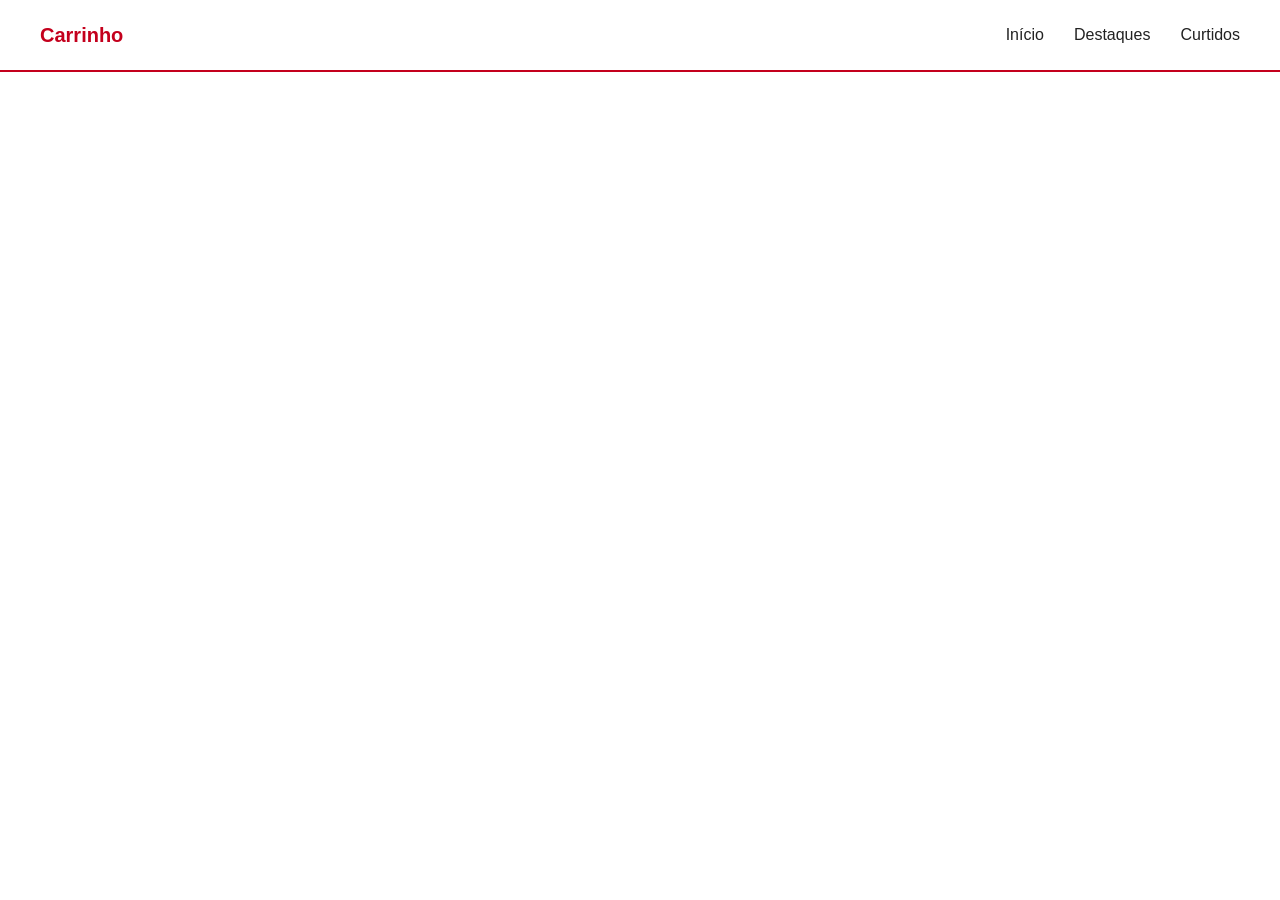
<file: carrinho.html>
<!DOCTYPE html>
<html lang="pt-BR">
<head>
    <meta charset="UTF-8">
    <meta name="viewport" content="width=device-width, initial-scale=1.0">
    <link rel="icon" href="Imagens/FlyFeet.ico" type="image/x-icon">
    <link rel="stylesheet" href="style.css">
    <title>Carrinho - FlyFeet</title>
</head>
<body>
    <header>
        <h1>Carrinho</h1>
        <nav>
            <a href="index.html">Início</a>
            <a href="#destaques">Destaques</a>
            <a href="curtidos.html">Curtidos</a>
        </nav>
    </header>

    <main id="carrinhoContainer"></main>

    <script>
        let carrinho = JSON.parse(localStorage.getItem("carrinho")) || [];
        const container = document.getElementById("carrinhoContainer");

        function atualizarCarrinho() {
            container.innerHTML = "";
            carrinho.forEach((produto, index) => {
                const div = document.createElement("div");
                div.className = "item-carrinho";
                div.innerHTML = `
                    <div class="imagem-bloco">
                        <img src="${produto.imagem}" alt="${produto.nome}">
                        <button class="btn-comprar">Comprar</button>
                        <button class="btn-remover">Remover</button>
                    </div>
                    <div class="descricao-bloco">
                        <h3>${produto.nome}</h3>
                        <p>${gerarDescricao(produto.nome)}</p>
                        <p><strong>${produto.preco}</strong></p>
                    </div>
                `;

                div.querySelector(".btn-comprar").onclick = () => {
                    window.location.href = "produto.html";
                };

                div.querySelector(".btn-remover").onclick = () => {
                    carrinho.splice(index, 1);
                    localStorage.setItem("carrinho", JSON.stringify(carrinho));
                    atualizarCarrinho();
                };

                container.appendChild(div);
            });
        }

        function gerarDescricao(nome) {
            const textos = {
                "Fly Sneak Shoes": "O Fly Sneak Shoes combina conforto e estilo urbano.",
                "Fly Rainbow PRO": "O Fly Rainbow PRO oferece performance e cor vibrante.",
                "Urban Max": "Design moderno e solado firme.",
                "Soft Breeze": "Leve, respirável e macio."
            };
            return textos[nome] || "Modelo exclusivo FlyFeet.";
        }

        atualizarCarrinho();
    </script>
</body>
</html>
</file>
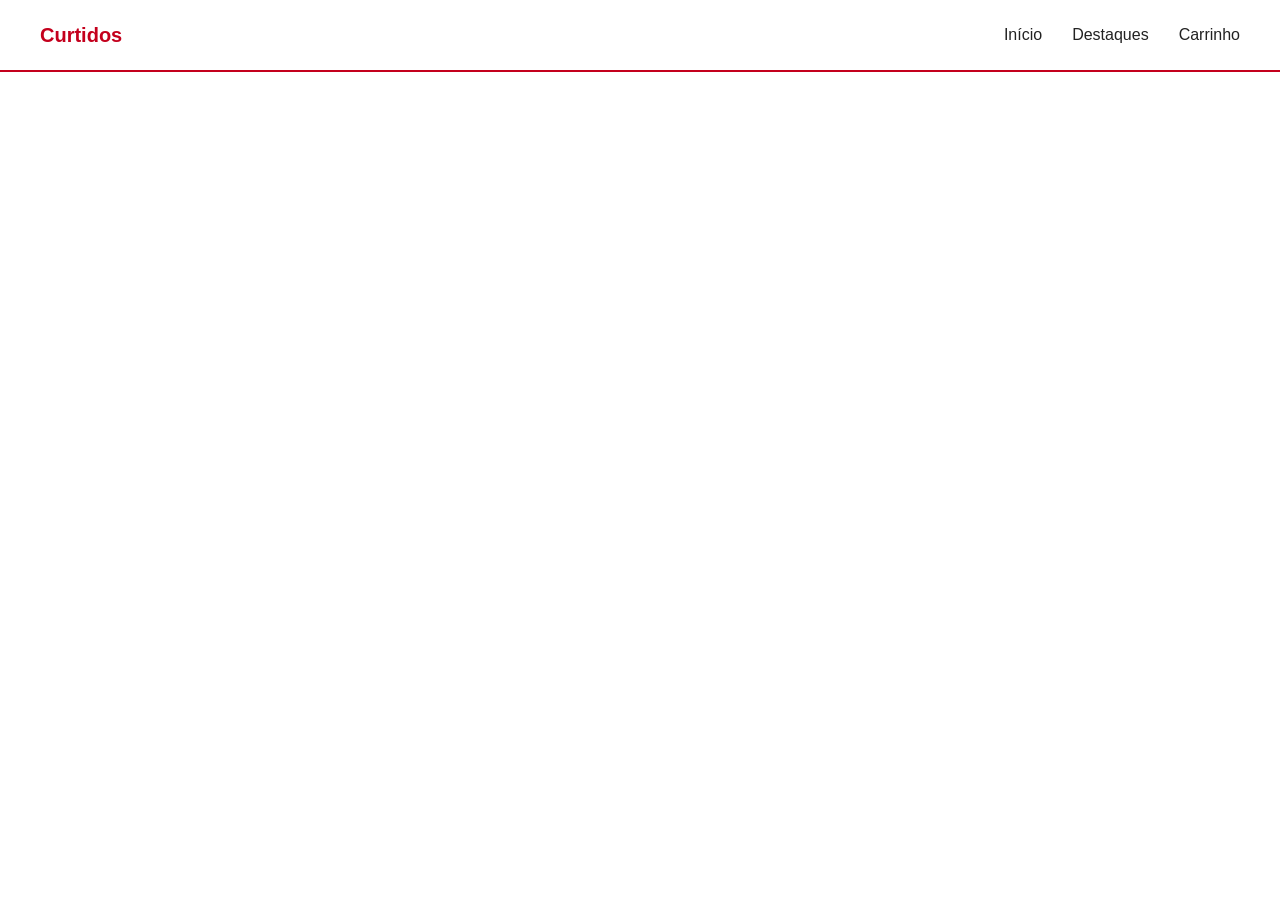
<file: curtidos.html>
<!DOCTYPE html>
<html lang="pt-BR">
<head>
    <meta charset="UTF-8">
    <meta name="viewport" content="width=device-width, initial-scale=1.0">
    <link rel="icon" href="Imagens/FlyFeet.ico" type="image/x-icon">
    <link rel="stylesheet" href="style.css">
    <title>Curtidos - FlyFeet</title>
</head>
<body>
    <header>
        <h1>Curtidos</h1>
        <nav>
            <a href="index.html">Início</a>
            <a href="#destaques">Destaques</a>
            <a href="carrinho.html">Carrinho</a>
        </nav>
    </header>

    <main id="favoritosContainer"></main>

    <script>
        let favoritos = JSON.parse(localStorage.getItem("favoritos")) || [];
        const container = document.getElementById("favoritosContainer");

        function atualizarFavoritos() {
            container.innerHTML = "";
            favoritos.forEach((produto, index) => {
                const div = document.createElement("div");
                div.className = "item-favorito";
                div.innerHTML = `
                    <div class="imagem-bloco">
                        <img src="${produto.imagem}" alt="${produto.nome}">
                        <button class="btn-comprar">Comprar</button>
                        <button class="btn-remover">Remover</button>
                    </div>
                    <div class="descricao-bloco">
                        <h3>${produto.nome}</h3>
                        <p>${gerarDescricao(produto.nome)}</p>
                        <p><strong>${produto.preco}</strong></p>
                    </div>
                `;

                div.querySelector(".btn-comprar").onclick = () => {
                    window.location.href = "produto.html";
                };

                div.querySelector(".btn-remover").onclick = () => {
                    favoritos.splice(index, 1);
                    localStorage.setItem("favoritos", JSON.stringify(favoritos));
                    atualizarFavoritos();
                };

                container.appendChild(div);
            });
        }

        function gerarDescricao(nome) {
            const textos = {
                "Fly Sneak Shoes": "O Fly Sneak Shoes combina conforto e estilo urbano.",
                "Fly Rainbow PRO": "O Fly Rainbow PRO oferece performance e cor vibrante.",
                "Urban Max": "Design moderno e solado firme.",
                "Soft Breeze": "Leve, respirável e macio."
            };
            return textos[nome] || "Modelo exclusivo FlyFeet.";
        }

        atualizarFavoritos();
    </script>
</body>
</html>
</file>
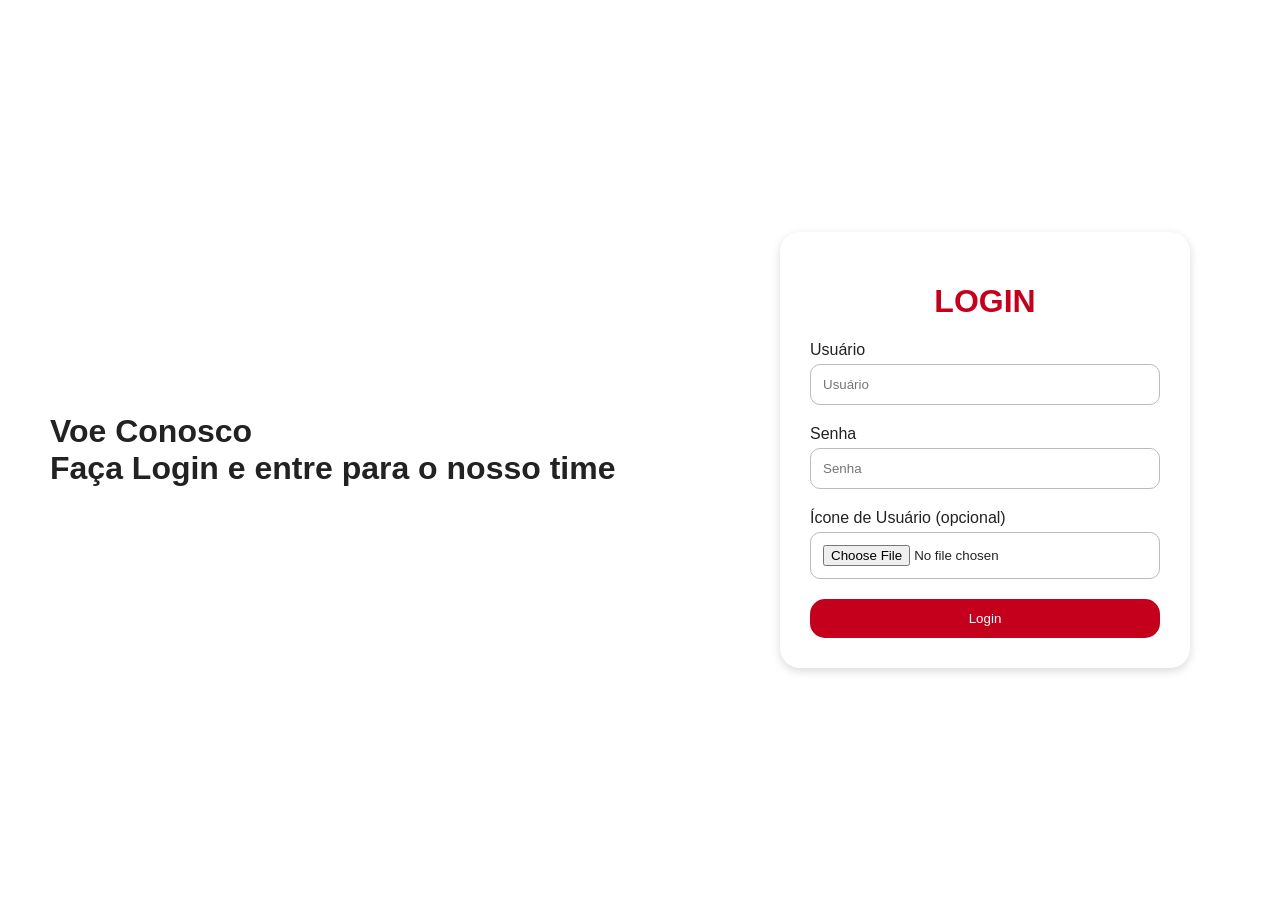
<file: login.html>
<!DOCTYPE html>
<html lang="pt-BR">
<head>
    <meta charset="UTF-8">
    <meta name="viewport" content="width=device-width, initial-scale=1.0">
    <link rel="stylesheet" href="style.css">
    <title>Login FlyFeet</title>
</head>
<body>
    <div class="main-login">
        <div class="left-login">
            <h1>Voe Conosco <br> Faça Login e entre para o nosso time</h1>
        </div>
        <div class="right-login">
            <div class="card-login">
                <h1>LOGIN</h1>
                <div class="textfield">
                    <label for="usuario">Usuário</label>
                    <input type="text" id="usuario" placeholder="Usuário">
                </div>
                <div class="textfield">
                    <label for="senha">Senha</label>
                    <input type="password" id="senha" placeholder="Senha">
                </div>
                <div class="textfield">
                    <label for="icone">Ícone de Usuário (opcional)</label>
                    <input type="file" id="icone" accept="image/*">
                </div>
                <button class="btn-login" id="btnLogin">Login</button>
            </div>
        </div>
    </div>

    <script>
        const btnLogin = document.getElementById("btnLogin");
        const usuarioInput = document.getElementById("usuario");
        const senhaInput = document.getElementById("senha");
        const iconeInput = document.getElementById("icone");

        btnLogin.addEventListener("click", () => {
            const usuario = usuarioInput.value.trim();
            const senha = senhaInput.value.trim();

            if (usuario === "" || senha === "") {
                alert("Preencha todos os campos");
                return;
            }

            if (iconeInput.files.length > 0) {
                const leitor = new FileReader();
                leitor.onload = function(e) {
                    localStorage.setItem("iconeUsuario", e.target.result);
                    localStorage.setItem("nomeUsuario", usuario);
                    window.location.href = "index.html";
                };
                leitor.readAsDataURL(iconeInput.files[0]);
            } else {
                localStorage.setItem("nomeUsuario", usuario);
                localStorage.removeItem("iconeUsuario");
                window.location.href = "index.html";
            }
        });
    </script>
</body>
</html>
</file>
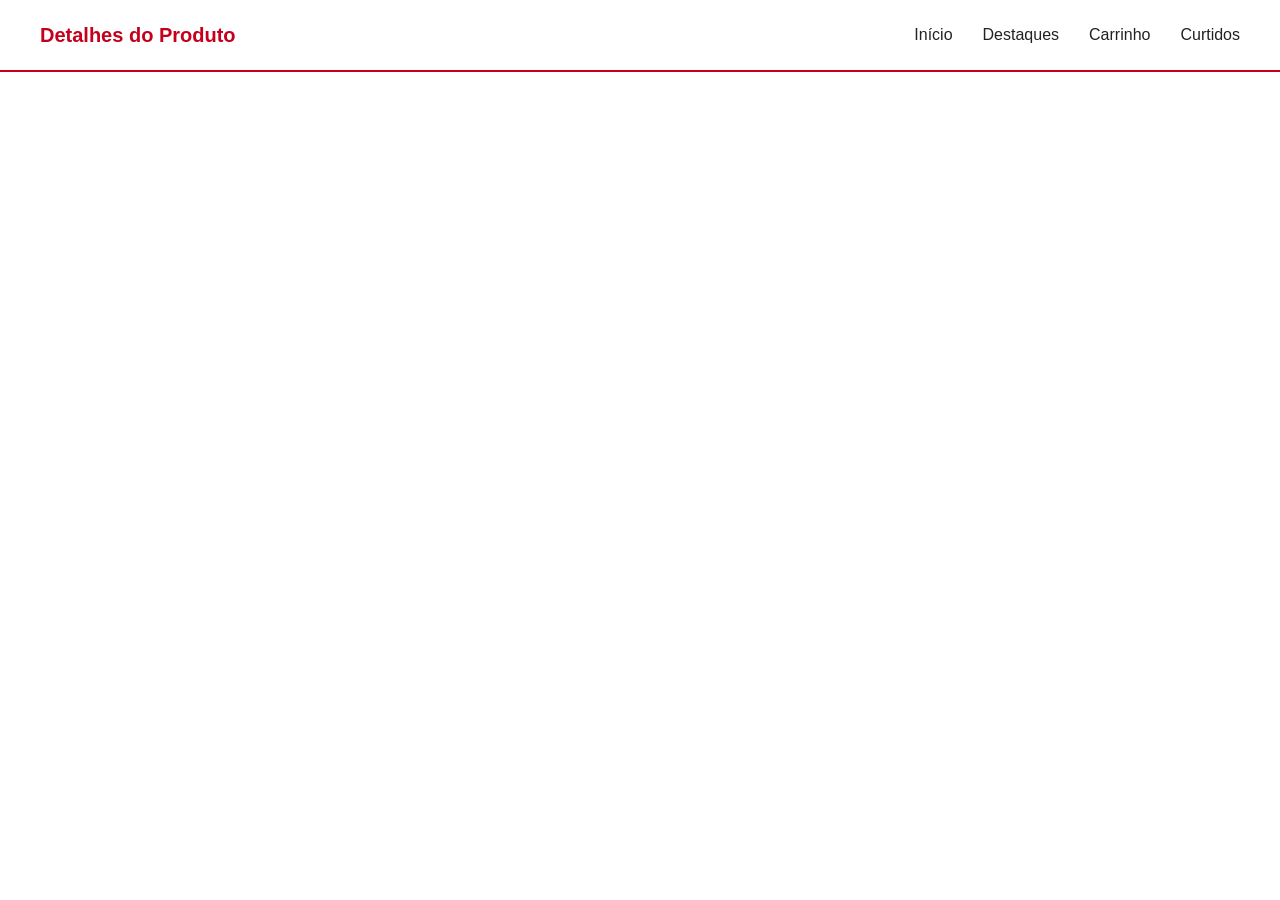
<file: produto.html>
<!DOCTYPE html>
<html lang="pt-BR">
<head>
    <meta charset="UTF-8">
    <meta name="viewport" content="width=device-width, initial-scale=1.0">
    <link rel="icon" href="Imagens/FlyFeet.ico" type="image/x-icon">
    <link rel="stylesheet" href="style.css">
    <title>Produto - FlyFeet</title>
</head>
<body>
    <header>
        <h1>Detalhes do Produto</h1>
        <nav>
            <a href="index.html">Início</a>
            <a href="destaques.html">Destaques</a>
            <a href="carrinho.html">Carrinho</a>
            <a href="curtidos.html">Curtidos</a>
        </nav>
    </header>

    <main id="produtoContainer" class="produto-detalhe"></main>

    <script>
        const produto = JSON.parse(localStorage.getItem("produtoSelecionado"));

        if (produto) {
            const container = document.getElementById("produtoContainer");
            container.innerHTML = `
                <div class="produto-info">
                    <img src="${produto.imagem}" alt="${produto.nome}">
                    <div class="info">
                        <h2>${produto.nome}</h2>
                        <p><strong>${produto.preco}</strong></p>
                        <p>${gerarDescricao(produto.nome)}</p>
                        <button onclick="comprarProduto()">Comprar</button>
                    </div>
                </div>
            `;
        }

        function gerarDescricao(nome) {
            const textos = {
                "Fly Sneak Shoes": "O Fly Sneak Shoes combina conforto e estilo urbano, ideal para quem busca leveza no dia a dia.",
                "Fly Rainbow PRO": "O Fly Rainbow PRO oferece performance e cor vibrante, perfeito para treinos intensos e visuais marcantes.",
                "Urban Max": "O Urban Max traz design moderno e solado firme, ideal para caminhadas longas e conforto prolongado.",
                "Soft Breeze": "O Soft Breeze é leve, respirável e macio — ideal para dias corridos e momentos de lazer."
            };
            return textos[nome] || "Modelo exclusivo FlyFeet, desenvolvido para conforto e performance.";
        }

        function comprarProduto() {
            alert("Compra realizada com sucesso!");
        }
    </script>
</body>
</html>
</file>
<file: style.css>
body {
    font-family: "Poppins", Arial, sans-serif;
    margin: 0;
    padding: 0;
    background-color: #fff;
    color: #222;
}

#topo {
    display: flex;
    justify-content: space-between;
    align-items: center;
    background-color: #fff;
    border-bottom: 2px solid #c4001d;
    padding: 10px 40px;
    position: fixed;
    top: 0;
    left: 0;
    right: 0;
    height: 50px;
    z-index: 1000;
}

#menu {
    display: flex;
    align-items: center;
    gap: 40px;
}

#menu h2 {
    color: #c4001d;
    font-size: 24px;
    font-weight: bold;
    margin: 0;
}

#menu a {
    text-decoration: none;
    color: #222;
    font-weight: 500;
    transition: 0.3s;
}

#menu a:hover {
    color: #c4001d;
}

#area-conta {
    display: flex;
    align-items: center;
    gap: 20px;
}

#area-conta a {
    text-decoration: none;
    color: #222;
    font-weight: 500;
    transition: 0.3s;
}

#area-conta a:hover {
    color: #c4001d;
}

#busca {
    position: fixed;
    top: 50px;
    left: 0;
    right: 0;
    display: flex;
    justify-content: flex-end;
    align-items: center;
    gap: 10px;
    padding: 15px 40px;
    border-bottom: 1px solid #ddd;
    background-color: #fff;
    z-index: 900;
}

#busca input {
    padding: 8px 12px;
    border: 1px solid #ccc;
    border-radius: 20px;
    width: 250px;
    outline: none;
    transition: 0.3s;
}

#busca input:focus {
    border-color: #c4001d;
}

#busca button {
    background-color: #c4001d;
    color: #fff;
    border: none;
    border-radius: 20px;
    padding: 8px 14px;
    cursor: pointer;
    font-size: 14px;
    transition: 0.3s;
}

#busca button:hover {
    background-color: #a30018;
}

#botaoCarrinho, #botaoCoracao {
    background-color: #c4001d;
    border: none;
    color: #fff;
    border-radius: 50%;
    width: 35px;
    height: 35px;
    font-size: 16px;
    cursor: pointer;
    transition: 0.3s;
}

#botaoCarrinho:hover, #botaoCoracao:hover {
    background-color: #a30018;
}

#banner {
    text-align: center;
    margin: 200px 0 40px 0;
}

#banner img {
    max-width: 80%;
    border-radius: 20px;
    box-shadow: 0 4px 15px rgba(0,0,0,0.1);
}

#destaques, #lancamentos {
    margin: 40px auto;
    text-align: center;
}

#destaques h3, #lancamentos h3 {
    color: #c4001d;
    font-size: 22px;
    margin-bottom: 20px;
}

#produtos, #produtosLancamentos {
    display: flex;
    flex-wrap: wrap;
    justify-content: center;
    gap: 30px;
}

.produto {
    border: 1px solid #eee;
    border-radius: 15px;
    padding: 20px;
    width: 200px;
    text-align: center;
    box-shadow: 0 3px 10px rgba(0,0,0,0.1);
    transition: 0.3s;
    background-color: #fff;
}

.produto:hover {
    transform: translateY(-5px);
    box-shadow: 0 6px 15px rgba(0,0,0,0.15);
}

.produto img {
    border-radius: 10px;
    margin-bottom: 10px;
}

.produto button {
    background-color: #c4001d;
    color: white;
    border: none;
    border-radius: 10px;
    padding: 6px 10px;
    margin: 5px;
    cursor: pointer;
    transition: 0.3s;
}

.produto button:hover {
    background-color: #a30018;
}

.btn-comprar {
    background-color: #c4001d;
    color: #fff;
    border: none;
    border-radius: 10px;
    padding: 8px 14px;
    margin-top: 8px;
    cursor: pointer;
    font-weight: bold;
    transition: 0.3s;
}

.btn-comprar:hover {
    background-color: #a30018;
    box-shadow: 0 0 10px rgba(196, 0, 29, 0.3);
}

@media (max-width: 850px) {
    #menu {
        gap: 20px;
    }
    #busca input {
        width: 180px;
    }
    #produtos, #produtosLancamentos {
        flex-direction: column;
        align-items: center;
    }
}

.main-login {
    width: 100%;
    height: 100vh;
    display: flex;
    justify-content: center;
    align-items: center;
}

.left-login {
    width: 50%;
    padding: 50px;
}

.right-login {
    width: 50%;
    display: flex;
    justify-content: center;
}

.card-login {
    background-color: #fff;
    padding: 30px;
    border-radius: 20px;
    box-shadow: 0 3px 10px rgba(0,0,0,0.15);
    width: 350px;
}

.card-login h1 {
    text-align: center;
    color: #c4001d;
}

.textfield {
    margin-bottom: 20px;
    display: flex;
    flex-direction: column;
}

.textfield label {
    margin-bottom: 5px;
}

.textfield input {
    padding: 12px;
    border: 1px solid #bbb;
    border-radius: 10px;
    outline: none;
}

.btn-login {
    width: 100%;
    padding: 12px;
    background-color: #c4001d;
    color: #fff;
    border: none;
    border-radius: 15px;
    cursor: pointer;
    transition: .3s;
}

.btn-login:hover {
    background-color: #a30018;
}

.produto-detalhe {
    max-width: 900px;
    margin: 150px auto;
    padding: 20px;
}

.produto-info {
    display: flex;
    gap: 40px;
}

.produto-info img {
    width: 300px;
    border-radius: 20px;
}

.produto-info .info button {
    background-color: #c4001d;
    padding: 10px 16px;
    border-radius: 12px;
    border: none;
    color: #fff;
    cursor: pointer;
    transition: .3s;
}

.produto-info .info button:hover {
    background-color: #a30018;
}

header {
    position: fixed;
    top: 0;
    left: 0;
    right: 0;
    background-color: #fff;
    border-bottom: 2px solid #c4001d;
    display: flex;
    justify-content: space-between;
    align-items: center;
    padding: 10px 40px;
    height: 50px;
    z-index: 1000;
}

header h1 {
    font-size: 20px;
    color: #c4001d;
    margin: 0;
}

header nav {
    display: flex;
    gap: 30px;
}

header nav a {
    text-decoration: none;
    color: #222;
    font-weight: 500;
    transition: 0.3s;
}

header nav a:hover {
    color: #c4001d;
}

main {
    margin-top: 120px;
}

.item-carrinho, .item-favorito {
    display: flex;
    gap: 20px;
    background-color: #fff;
    border-radius: 15px;
    padding: 20px;
    width: 80%;
    margin: 20px auto;
    box-shadow: 0 3px 10px rgba(0,0,0,0.15);
}

.imagem-bloco img {
    width: 200px;
    border-radius: 15px;
}

.imagem-bloco button {
    display: block;
    width: 100%;
    margin-top: 10px;
    background-color: #c4001d;
    border: none;
    color: #fff;
    padding: 8px;
    border-radius: 10px;
    cursor: pointer;
}

.imagem-bloco button:hover {
    background-color: #a30018;
}

.descricao-bloco h3 {
    margin: 0;
}
</file>
